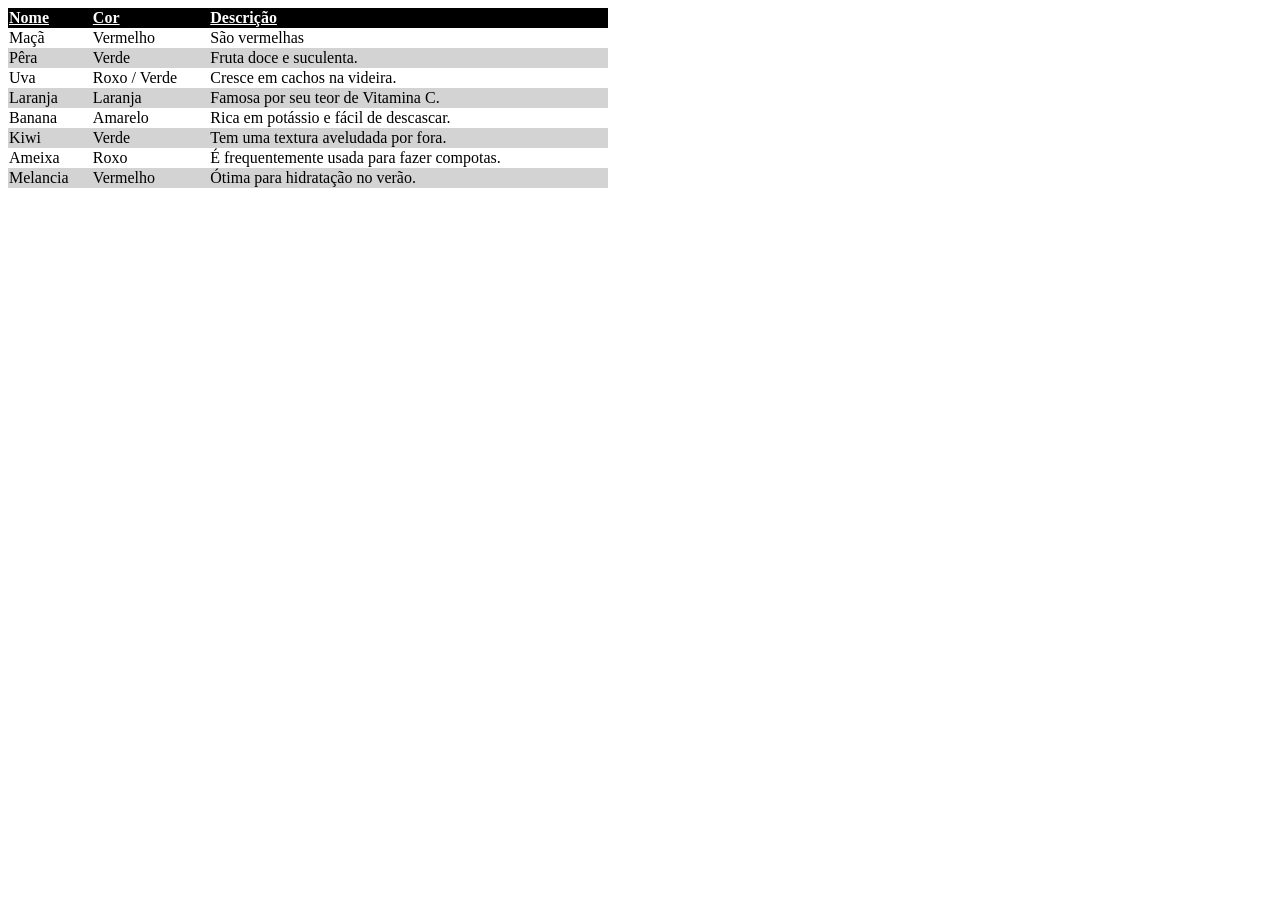
<file: projects/project-02/index.html>
<!DOCTYPE html>
<html lang="pt-br">
  <head>
    <meta charset="UTF-8" />
    <meta name="viewport" content="width=device-width, initial-scale=1.0" />
    <meta http-equiv="X-UA-Compatible" content="ie=edge" />
    <title>Project 02 - HTML & CSS Fundamentals</title>
    <link rel="stylesheet" href="styles.css" />
  </head>
  <body>
    <table>
      <thead>
        <tr>
          <th>Nome</th>
          <th>Cor</th>
          <th>Descrição</th>
        </tr>
      </thead>
      <tbody>
        <tr>
          <td>Maçã</td>
          <td>Vermelho</td>
          <td>São vermelhas</td>
        </tr>
        <tr class="cinza">
          <td>Pêra</td>
          <td>Verde</td>
          <td>Fruta doce e suculenta.</td>
        </tr>
        <tr>
          <td>Uva</td>
          <td>Roxo / Verde</td>
          <td>Cresce em cachos na videira.</td>
        </tr>
        <tr class="cinza">
          <td>Laranja</td>
          <td>Laranja</td>
          <td>Famosa por seu teor de Vitamina C.</td>
        </tr>
        <tr>
          <td>Banana</td>
          <td>Amarelo</td>
          <td>Rica em potássio e fácil de descascar.</td>
        </tr>
        <tr class="cinza">
          <td>Kiwi</td>
          <td>Verde</td>
          <td>Tem uma textura aveludada por fora.</td>
        </tr>
        <tr>
          <td>Ameixa</td>
          <td>Roxo</td>
          <td>É frequentemente usada para fazer compotas.</td>
        </tr>
        <tr class="cinza">
          <td>Melancia</td>
          <td>Vermelho</td>
          <td>Ótima para hidratação no verão.</td>
        </tr>
      </tbody>
    </table>
  </body>
</html>
</file>
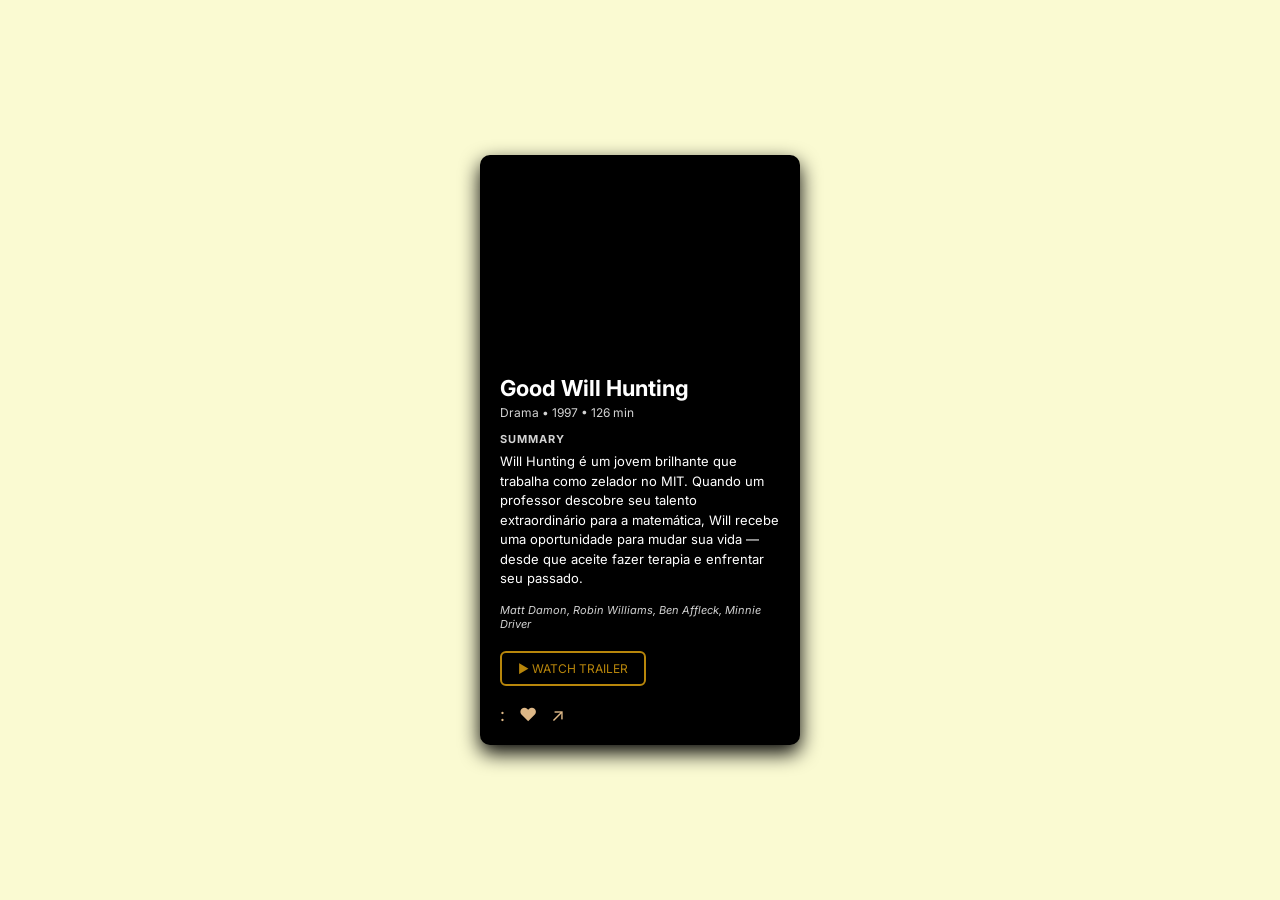
<file: projects/project-04/index.html>
<!DOCTYPE html>
<html lang="pt-br">
  <head>
    <meta charset="UTF-8" />
    <meta name="viewport" content="width=device-width, initial-scale=1.0" />
    <meta http-equiv="X-UA-Compatible" content="ie=edge" />
    <title>Project 04 - HTML & CSS Fundamentals</title>
    <link rel="stylesheet" href="styles.css" />
    <link
      href="https://fonts.googleapis.com/css2?family=Inter:wght@300;400;600&display=swap"
      rel="stylesheet"
    />
  </head>

  <body>
    <div class="card">
      <div class="filme"></div>

      <div class="titulo">
        <h1>Good Will Hunting</h1>

        <p class="detalhes">Drama • 1997 • 126 min</p>

        <h3 class="summary1">SUMMARY</h3>

        <p class="summary2">
          Will Hunting é um jovem brilhante que trabalha como zelador no MIT.
          Quando um professor descobre seu talento extraordinário para a
          matemática, Will recebe uma oportunidade para mudar sua vida — desde
          que aceite fazer terapia e enfrentar seu passado.
        </p>

        <p class="elenco">
          Matt Damon, Robin Williams, Ben Affleck, Minnie Driver
        </p>

        <a
          href="https://www.youtube.com/results?search_query=good+will+hunting+trailer"
          target="_blank"
          class="botao"
        >
          ▶ WATCH TRAILER
        </a>

        <div class="enfeite">
          <span>:</span>
          <span>❤️</span>
          <span>↗</span>
        </div>
      </div>
    </div>
  </body>
</html>
</file>
<file: projects/project-02/styles.css>
th {
  text-decoration: underline;
  color: white;
  text-align: justify;
}
table {
  border-collapse: collapse;
  width: 600px;
}

thead {
  background-color: black;
}

.cinza {
  background-color: lightgray;
}
</file>
<file: projects/project-04/styles.css>
* {
  margin: 0;
  padding: 0;
  box-sizing: border-box;
  font-family: "Inter", sans-serif;
}

body {
  background: lightgoldenrodyellow;
  display: flex;
  justify-content: center;
  align-items: center;
  min-height: 100vh;
}

.card {
  width: 320px;
  background: black;
  border-radius: 10px;
  overflow: hidden;
  color: white;
  box-shadow: 0 8px 20px black;
}

.filme {
  height: 200px;
  background-image: url("https://m.media-amazon.com/images/M/MV5BNDdjZGQ5YzEtNTc2My00Mjc0LWFlMTctYzkwMzZlNzdiZWYzXkEyXkFqcGc@._V1_.jpg");
  background-size: cover;
  background-position: center;
}

.titulo {
  padding: 20px;
}

h1 {
  font-size: 22px;
  margin-bottom: 4px;
}

.detalhes {
  font-size: 12px;
  color: lightgray;
  margin-bottom: 12px;
}

.summary1 {
  font-size: 11px;
  letter-spacing: 1px;
  color: lightgray;
  margin-bottom: 6px;
}

.summary2 {
  font-size: 13px;
  line-height: 1.5;
  margin-bottom: 14px;
}

.elenco {
  font-size: 11px;
  color: lightgray;
  font-style: italic;
  margin-bottom: 20px;
}

.botao {
  display: inline-block;
  padding: 8px 16px;
  border: 2px solid darkgoldenrod;
  color: darkgoldenrod;
  text-decoration: none;
  font-size: 12px;
  border-radius: 6px;
}

.botao:hover {
  background: darkgoldenrod;
  color: black;
}

.enfeite {
  display: flex;
  align-items: center;
  gap: 14px;
  font-size: 18px;
  color: burlywood;
  margin-top: 18px;
}
</file>
